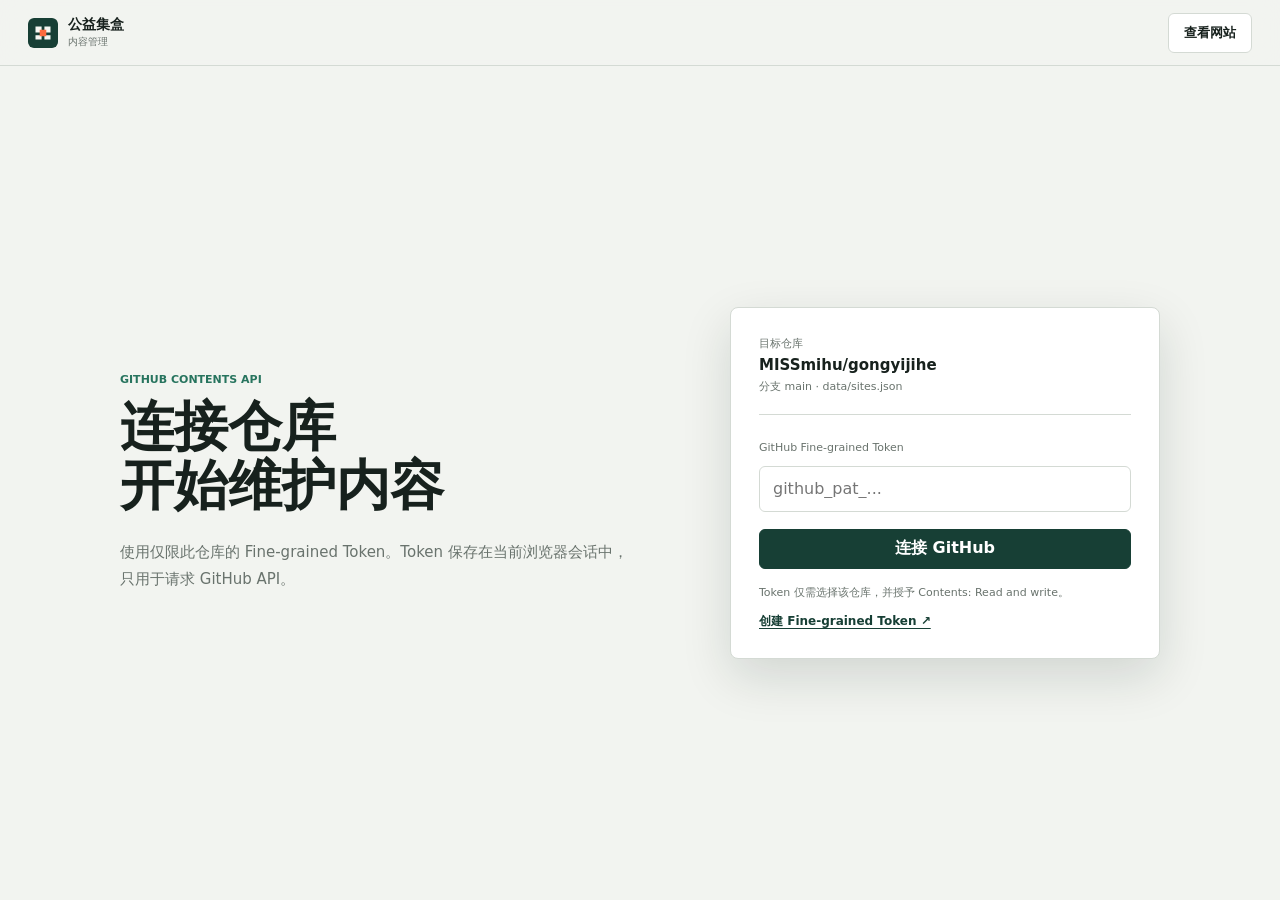
<file: admin/index.html>
<!doctype html>
<html lang="zh-CN">
<head>
  <meta charset="UTF-8">
  <meta name="viewport" content="width=device-width, initial-scale=1.0">
  <meta name="robots" content="noindex, nofollow">
  <meta name="theme-color" content="#f2f4f0">
  <title>内容管理 | 公益集盒</title>
  <link rel="icon" href="../assets/brand-mark.svg" type="image/svg+xml">
  <link rel="stylesheet" href="admin.css">
</head>
<body>
  <header class="admin-header">
    <a class="brand" href="../" aria-label="返回公益集盒首页">
      <img src="../assets/brand-mark.svg" alt="" width="30" height="30">
      <span>
        <strong>公益集盒</strong>
        <small>内容管理</small>
      </span>
    </a>
    <div class="header-actions">
      <a href="../" class="ghost-button">查看网站</a>
      <button id="disconnect-button" class="ghost-button" type="button" hidden>退出连接</button>
    </div>
  </header>

  <main>
    <section id="auth-view" class="auth-view" aria-labelledby="auth-title">
      <div class="auth-copy">
        <p class="eyebrow">GITHUB CONTENTS API</p>
        <h1 id="auth-title">连接仓库<br>开始维护内容</h1>
        <p>使用仅限此仓库的 Fine-grained Token。Token 保存在当前浏览器会话中，只用于请求 GitHub API。</p>
      </div>
      <form id="auth-form" class="auth-form">
        <div class="repo-summary">
          <span>目标仓库</span>
          <strong>MISSmihu/gongyijihe</strong>
          <small>分支 main · data/sites.json</small>
        </div>
        <label for="github-token">GitHub Fine-grained Token</label>
        <input id="github-token" name="token" type="password" placeholder="github_pat_..." required autocomplete="off" spellcheck="false">
        <button id="connect-button" class="primary-button" type="submit">连接 GitHub</button>
        <p class="form-note">Token 仅需选择该仓库，并授予 Contents: Read and write。</p>
        <a class="token-link" href="https://github.com/settings/personal-access-tokens/new" target="_blank" rel="noopener noreferrer">创建 Fine-grained Token ↗</a>
        <p id="auth-error" class="form-error" role="alert" hidden></p>
      </form>
    </section>

    <section id="editor-view" class="editor-view" hidden>
      <div class="editor-topbar">
        <div>
          <p class="eyebrow">CONTENT WORKSPACE</p>
          <h1>内容管理</h1>
        </div>
        <div class="connection-state">
          <span aria-hidden="true"></span>
          <div>
            <strong>已连接 GitHub</strong>
            <small id="repo-state">正在同步仓库...</small>
          </div>
        </div>
      </div>

      <div class="tabs" role="tablist" aria-label="管理模块">
        <button id="sites-tab" class="tab-button" type="button" role="tab" aria-selected="true" aria-controls="sites-panel">站点管理</button>
        <button id="settings-tab" class="tab-button" type="button" role="tab" aria-selected="false" aria-controls="settings-panel">页面设置</button>
      </div>

      <section id="sites-panel" role="tabpanel" aria-labelledby="sites-tab">
        <div class="panel-toolbar">
          <label class="admin-search" for="admin-search">
            <span class="sr-only">搜索站点</span>
            <input id="admin-search" type="search" placeholder="搜索站点或分类" autocomplete="off">
          </label>
          <div class="panel-actions">
            <span id="admin-count" class="admin-count">0 个站点</span>
            <button id="add-site-button" class="primary-button compact" type="button">+ 添加站点</button>
          </div>
        </div>

        <div class="data-table-wrap">
          <table class="data-table">
            <thead>
              <tr>
                <th scope="col">站点</th>
                <th scope="col">福利说明</th>
                <th scope="col">分类</th>
                <th scope="col">状态</th>
                <th scope="col"><span class="sr-only">操作</span></th>
              </tr>
            </thead>
            <tbody id="admin-site-list"></tbody>
          </table>
        </div>
        <div id="admin-empty" class="admin-empty" hidden>
          <strong>没有匹配内容</strong>
          <p>清除搜索后查看全部站点。</p>
        </div>
      </section>

      <section id="settings-panel" role="tabpanel" aria-labelledby="settings-tab" hidden>
        <form id="settings-form" class="settings-form">
          <div class="settings-heading">
            <div>
              <h2>首页信息</h2>
              <p>保存后会随站点数据一同发布。</p>
            </div>
            <span id="settings-date"></span>
          </div>
          <label>
            <span>站点名称</span>
            <input id="meta-title" name="title" required>
          </label>
          <label>
            <span>首页简介</span>
            <textarea id="meta-subtitle" name="subtitle" rows="3" required></textarea>
          </label>
          <label>
            <span>顶部提醒</span>
            <textarea id="meta-notice" name="notice" rows="4" required></textarea>
          </label>
          <label>
            <span>数据来源链接</span>
            <input id="meta-source" name="sourceUrl" type="url" required>
          </label>
          <button class="secondary-button" type="submit">应用页面设置</button>
        </form>
      </section>

      <div class="publish-bar">
        <div class="save-state">
          <span id="dirty-dot" aria-hidden="true"></span>
          <div>
            <strong id="save-status">内容已同步</strong>
            <small>发布会创建一次 GitHub 提交</small>
          </div>
        </div>
        <button id="publish-button" class="primary-button publish-button" type="button" disabled>发布到网站</button>
      </div>
    </section>
  </main>

  <dialog id="site-dialog" class="site-dialog">
    <form id="site-form" method="dialog">
      <div class="dialog-header">
        <div>
          <p class="eyebrow">SITE ENTRY</p>
          <h2 id="dialog-title">添加站点</h2>
        </div>
        <button id="close-dialog" class="close-button" type="button" aria-label="关闭" title="关闭">×</button>
      </div>

      <input id="site-id" name="id" type="hidden">
      <div class="form-grid">
        <label>
          <span>站点名称 *</span>
          <input id="site-name" name="name" required maxlength="80">
        </label>
        <label>
          <span>分类 *</span>
          <input id="site-category" name="category" list="category-options" required maxlength="30">
          <datalist id="category-options">
            <option value="强推"></option>
            <option value="大额度"></option>
            <option value="常规"></option>
            <option value="签到"></option>
            <option value="活动多"></option>
            <option value="低倍率"></option>
          </datalist>
        </label>
        <label class="span-2">
          <span>注册链接 *</span>
          <input id="site-url" name="url" type="url" required placeholder="https://">
        </label>
        <label class="span-2">
          <span>福利说明 *</span>
          <input id="site-benefit" name="benefit" required maxlength="140">
        </label>
        <label>
          <span>显示顺序</span>
          <input id="site-order" name="order" type="number" min="1" step="1" required>
        </label>
        <label class="span-2">
          <span>内部备注</span>
          <textarea id="site-notes" name="notes" rows="3" maxlength="300"></textarea>
        </label>
      </div>

      <div class="toggle-row">
        <label class="check-control">
          <input id="site-recommended" name="recommended" type="checkbox">
          <span>优先推荐</span>
        </label>
        <label class="check-control">
          <input id="site-active" name="active" type="checkbox" checked>
          <span>前台显示</span>
        </label>
      </div>

      <div class="dialog-actions">
        <button id="cancel-site" class="secondary-button" type="button">取消</button>
        <button class="primary-button" type="submit">保存内容</button>
      </div>
    </form>
  </dialog>

  <div id="admin-toast" class="admin-toast" role="status" aria-live="polite"></div>
  <script src="admin.js" defer></script>
</body>
</html>
</file>
<file: admin/admin.css>
:root {
  color-scheme: light;
  --bg: #f2f4f0;
  --surface: #ffffff;
  --muted-surface: #e7ebe6;
  --ink: #17211d;
  --muted: #69736d;
  --line: #d4dad4;
  --strong-line: #b7c0b9;
  --green: #173f35;
  --green-hover: #245b4c;
  --orange: #f15e32;
  --danger: #b83232;
  --shadow: 0 18px 50px rgba(17, 35, 29, 0.14);
}

* {
  box-sizing: border-box;
}

body {
  min-width: 320px;
  margin: 0;
  background: var(--bg);
  color: var(--ink);
  font-family: Inter, ui-sans-serif, system-ui, -apple-system, BlinkMacSystemFont, "Segoe UI", "PingFang SC", "Microsoft YaHei", sans-serif;
  letter-spacing: 0;
}

button,
input,
textarea {
  font: inherit;
  letter-spacing: 0;
}

button,
a {
  -webkit-tap-highlight-color: transparent;
}

button:focus-visible,
a:focus-visible,
input:focus-visible,
textarea:focus-visible {
  outline: 3px solid rgba(39, 116, 94, 0.22);
  outline-offset: 2px;
}

[hidden] {
  display: none !important;
}

.sr-only {
  position: absolute;
  width: 1px;
  height: 1px;
  overflow: hidden;
  clip: rect(0, 0, 0, 0);
  white-space: nowrap;
}

.admin-header {
  position: sticky;
  z-index: 20;
  top: 0;
  display: flex;
  min-height: 66px;
  align-items: center;
  justify-content: space-between;
  gap: 24px;
  padding: 0 28px;
  border-bottom: 1px solid var(--line);
  background: rgba(242, 244, 240, 0.92);
  backdrop-filter: blur(14px);
}

.brand {
  display: flex;
  align-items: center;
  gap: 10px;
  color: var(--ink);
  text-decoration: none;
}

.brand img {
  border-radius: 6px;
}

.brand span {
  display: grid;
  gap: 1px;
}

.brand strong {
  font-size: 14px;
}

.brand small {
  color: var(--muted);
  font-size: 10px;
}

.header-actions,
.panel-actions,
.dialog-actions,
.toggle-row {
  display: flex;
  align-items: center;
  gap: 9px;
}

.ghost-button,
.secondary-button,
.primary-button,
.table-button {
  display: inline-flex;
  min-height: 40px;
  align-items: center;
  justify-content: center;
  border-radius: 6px;
  padding: 0 15px;
  cursor: pointer;
  font-weight: 700;
  text-decoration: none;
}

.ghost-button,
.secondary-button {
  border: 1px solid var(--line);
  background: var(--surface);
  color: var(--ink);
  font-size: 13px;
}

.ghost-button:hover,
.secondary-button:hover {
  border-color: var(--strong-line);
}

.primary-button {
  border: 1px solid var(--green);
  background: var(--green);
  color: #ffffff;
}

.primary-button:hover {
  background: var(--green-hover);
}

.primary-button:disabled {
  cursor: not-allowed;
  opacity: 0.45;
}

.primary-button.compact {
  min-height: 38px;
  font-size: 12px;
}

.eyebrow {
  margin: 0 0 12px;
  color: #27745e;
  font-size: 11px;
  font-weight: 800;
}

.auth-view {
  display: grid;
  width: min(calc(100% - 48px), 1040px);
  min-height: calc(100vh - 66px);
  grid-template-columns: 1fr 430px;
  align-items: center;
  gap: 90px;
  margin: 0 auto;
  padding: 70px 0;
}

.auth-copy h1 {
  margin: 0;
  font-size: 54px;
  line-height: 1.08;
}

.auth-copy > p:last-child {
  max-width: 520px;
  margin: 24px 0 0;
  color: var(--muted);
  font-size: 15px;
  line-height: 1.8;
}

.auth-form {
  display: grid;
  gap: 12px;
  border: 1px solid var(--line);
  border-radius: 8px;
  padding: 28px;
  background: var(--surface);
  box-shadow: var(--shadow);
}

.repo-summary {
  display: grid;
  gap: 5px;
  margin-bottom: 14px;
  padding-bottom: 20px;
  border-bottom: 1px solid var(--line);
}

.repo-summary span,
.auth-form label,
.form-note,
.repo-summary small {
  color: var(--muted);
  font-size: 11px;
}

.repo-summary strong {
  font-size: 15px;
}

.auth-form input,
.form-grid input,
.form-grid textarea,
.settings-form input,
.settings-form textarea,
.admin-search input {
  width: 100%;
  border: 1px solid var(--line);
  border-radius: 6px;
  background: var(--surface);
  color: var(--ink);
  outline: 0;
  transition: border-color 150ms ease, box-shadow 150ms ease;
}

.auth-form input,
.form-grid input,
.settings-form input,
.admin-search input {
  min-height: 46px;
  padding: 0 13px;
}

.form-grid textarea,
.settings-form textarea {
  resize: vertical;
  padding: 12px 13px;
  line-height: 1.6;
}

.auth-form input:focus,
.form-grid input:focus,
.form-grid textarea:focus,
.settings-form input:focus,
.settings-form textarea:focus,
.admin-search input:focus {
  border-color: #27745e;
  box-shadow: 0 0 0 3px rgba(39, 116, 94, 0.1);
}

.auth-form .primary-button {
  margin-top: 5px;
}

.form-note {
  margin: 3px 0 0;
  line-height: 1.55;
}

.token-link {
  width: fit-content;
  color: var(--green);
  font-size: 12px;
  font-weight: 700;
  text-underline-offset: 3px;
}

.form-error {
  margin: 8px 0 0;
  border-left: 3px solid var(--danger);
  padding: 9px 11px;
  background: #fff1f1;
  color: var(--danger);
  font-size: 12px;
  line-height: 1.5;
}

.editor-view {
  width: min(calc(100% - 48px), 1180px);
  margin: 0 auto;
  padding: 56px 0 140px;
}

.editor-topbar {
  display: flex;
  align-items: end;
  justify-content: space-between;
  gap: 24px;
}

.editor-topbar h1 {
  margin: 0;
  font-size: 38px;
}

.connection-state {
  display: flex;
  align-items: center;
  gap: 10px;
}

.connection-state > span {
  width: 8px;
  height: 8px;
  border-radius: 50%;
  background: #27a66d;
  box-shadow: 0 0 0 5px rgba(39, 166, 109, 0.11);
}

.connection-state div {
  display: grid;
  gap: 2px;
}

.connection-state strong {
  font-size: 12px;
}

.connection-state small {
  color: var(--muted);
  font-size: 10px;
}

.tabs {
  display: flex;
  gap: 24px;
  margin-top: 46px;
  border-bottom: 1px solid var(--line);
}

.tab-button {
  min-height: 46px;
  border: 0;
  border-bottom: 2px solid transparent;
  padding: 0 2px;
  background: transparent;
  color: var(--muted);
  cursor: pointer;
  font-size: 13px;
  font-weight: 750;
}

.tab-button[aria-selected="true"] {
  border-bottom-color: var(--orange);
  color: var(--ink);
}

.panel-toolbar {
  display: flex;
  align-items: center;
  justify-content: space-between;
  gap: 20px;
  padding: 26px 0 18px;
}

.admin-search {
  width: min(360px, 100%);
}

.admin-search input {
  min-height: 40px;
  font-size: 12px;
}

.admin-count {
  color: var(--muted);
  font-size: 11px;
}

.data-table-wrap {
  overflow-x: auto;
  border-block: 1px solid var(--strong-line);
  background: var(--surface);
}

.data-table {
  width: 100%;
  min-width: 820px;
  border-collapse: collapse;
}

.data-table th,
.data-table td {
  padding: 14px 16px;
  border-bottom: 1px solid var(--line);
  text-align: left;
  vertical-align: middle;
}

.data-table tr:last-child td {
  border-bottom: 0;
}

.data-table th {
  color: var(--muted);
  font-size: 10px;
  font-weight: 800;
}

.data-table td {
  font-size: 12px;
}

.data-table tbody tr:hover {
  background: #f7f9f6;
}

.table-site {
  display: grid;
  gap: 4px;
}

.table-site strong {
  font-size: 13px;
}

.table-site small {
  max-width: 260px;
  overflow: hidden;
  color: var(--muted);
  text-overflow: ellipsis;
  white-space: nowrap;
}

.table-category,
.table-status {
  display: inline-flex;
  min-height: 25px;
  align-items: center;
  border: 1px solid var(--line);
  border-radius: 4px;
  padding: 0 7px;
  color: var(--muted);
  font-size: 10px;
  font-weight: 700;
}

.table-status.is-active {
  border-color: #b7dbc9;
  background: #edf8f2;
  color: #207552;
}

.table-actions {
  display: flex;
  justify-content: flex-end;
  gap: 6px;
}

.table-button {
  min-height: 32px;
  border: 1px solid var(--line);
  padding: 0 10px;
  background: var(--surface);
  color: var(--ink);
  font-size: 11px;
}

.table-button:hover {
  border-color: var(--strong-line);
}

.table-button.delete {
  color: var(--danger);
}

.admin-empty {
  padding: 70px 24px;
  text-align: center;
}

.admin-empty strong {
  font-size: 15px;
}

.admin-empty p {
  margin: 6px 0 0;
  color: var(--muted);
  font-size: 12px;
}

.settings-form {
  display: grid;
  max-width: 760px;
  gap: 20px;
  padding-top: 34px;
}

.settings-heading {
  display: flex;
  align-items: end;
  justify-content: space-between;
  gap: 20px;
  padding-bottom: 22px;
  border-bottom: 1px solid var(--line);
}

.settings-heading h2 {
  margin: 0;
  font-size: 22px;
}

.settings-heading p,
.settings-heading > span {
  margin: 5px 0 0;
  color: var(--muted);
  font-size: 11px;
}

.settings-form label,
.form-grid label {
  display: grid;
  gap: 8px;
}

.settings-form label > span,
.form-grid label > span {
  color: var(--muted);
  font-size: 11px;
  font-weight: 700;
}

.settings-form .secondary-button {
  width: fit-content;
}

.publish-bar {
  position: fixed;
  z-index: 15;
  right: 24px;
  bottom: 24px;
  left: 24px;
  display: flex;
  width: min(calc(100% - 48px), 1180px);
  min-height: 76px;
  align-items: center;
  justify-content: space-between;
  gap: 20px;
  margin: 0 auto;
  border: 1px solid #2a4f43;
  border-radius: 8px;
  padding: 12px 14px 12px 20px;
  background: #153b31;
  color: #ffffff;
  box-shadow: var(--shadow);
}

.save-state {
  display: flex;
  align-items: center;
  gap: 12px;
}

.save-state > span {
  width: 8px;
  height: 8px;
  border-radius: 50%;
  background: #92a59e;
}

.save-state > span.is-dirty {
  background: var(--orange);
  box-shadow: 0 0 0 5px rgba(241, 94, 50, 0.15);
}

.save-state div {
  display: grid;
  gap: 2px;
}

.save-state strong {
  font-size: 12px;
}

.save-state small {
  color: #9fb5ad;
  font-size: 10px;
}

.publish-button {
  min-width: 140px;
  border-color: #ffffff;
  background: #ffffff;
  color: #173f35;
}

.publish-button:hover {
  background: #e7efeb;
}

.site-dialog {
  width: min(calc(100% - 32px), 720px);
  max-height: calc(100vh - 48px);
  overflow: auto;
  border: 1px solid var(--line);
  border-radius: 8px;
  padding: 0;
  background: var(--surface);
  color: var(--ink);
  box-shadow: 0 26px 80px rgba(10, 23, 18, 0.24);
}

.site-dialog::backdrop {
  background: rgba(14, 25, 21, 0.56);
  backdrop-filter: blur(4px);
}

.site-dialog form {
  padding: 28px;
}

.dialog-header {
  display: flex;
  align-items: flex-start;
  justify-content: space-between;
  gap: 20px;
  margin-bottom: 26px;
}

.dialog-header h2 {
  margin: 0;
  font-size: 24px;
}

.close-button {
  display: grid;
  width: 38px;
  height: 38px;
  place-items: center;
  border: 1px solid var(--line);
  border-radius: 6px;
  background: var(--surface);
  color: var(--ink);
  cursor: pointer;
  font-size: 24px;
  line-height: 1;
}

.form-grid {
  display: grid;
  grid-template-columns: 1fr 1fr;
  gap: 18px;
}

.form-grid .span-2 {
  grid-column: 1 / -1;
}

.toggle-row {
  margin-top: 22px;
  padding: 16px 0;
  border-block: 1px solid var(--line);
}

.check-control {
  display: inline-flex;
  align-items: center;
  gap: 8px;
  color: var(--ink);
  cursor: pointer;
  font-size: 12px;
  font-weight: 700;
}

.check-control input {
  width: 16px;
  height: 16px;
  accent-color: var(--green);
}

.dialog-actions {
  justify-content: flex-end;
  margin-top: 24px;
}

.admin-toast {
  position: fixed;
  z-index: 100;
  top: 82px;
  right: 24px;
  max-width: min(360px, calc(100% - 48px));
  border-radius: 6px;
  padding: 12px 16px;
  background: var(--ink);
  color: #ffffff;
  box-shadow: var(--shadow);
  font-size: 12px;
  opacity: 0;
  pointer-events: none;
  transform: translateY(-10px);
  transition: opacity 160ms ease, transform 160ms ease;
}

.admin-toast.is-visible {
  opacity: 1;
  transform: translateY(0);
}

@media (max-width: 800px) {
  .auth-view {
    grid-template-columns: 1fr;
    gap: 48px;
    padding-top: 54px;
  }

  .auth-copy h1 {
    font-size: 42px;
  }

  .editor-topbar {
    align-items: flex-start;
  }

  .panel-toolbar {
    align-items: stretch;
    flex-direction: column;
  }

  .admin-search {
    width: 100%;
  }

  .panel-actions {
    justify-content: space-between;
  }
}

@media (max-width: 560px) {
  .admin-header {
    padding: 0 16px;
  }

  .header-actions .ghost-button:first-child {
    display: none;
  }

  .auth-view,
  .editor-view {
    width: calc(100% - 32px);
  }

  .auth-copy h1 {
    font-size: 36px;
  }

  .auth-form {
    padding: 20px;
  }

  .editor-view {
    padding-top: 40px;
  }

  .editor-topbar {
    display: block;
  }

  .connection-state {
    margin-top: 24px;
  }

  .form-grid {
    grid-template-columns: 1fr;
  }

  .form-grid .span-2 {
    grid-column: auto;
  }

  .site-dialog form {
    padding: 22px 18px;
  }

  .toggle-row {
    align-items: flex-start;
    flex-direction: column;
  }

  .publish-bar {
    right: 12px;
    bottom: 12px;
    left: 12px;
    width: calc(100% - 24px);
    min-height: 70px;
    padding-left: 14px;
  }

  .save-state small {
    display: none;
  }

  .publish-button {
    min-width: 112px;
  }
}

@media (prefers-reduced-motion: reduce) {
  *,
  *::before,
  *::after {
    transition-duration: 0.01ms !important;
  }
}
</file>
